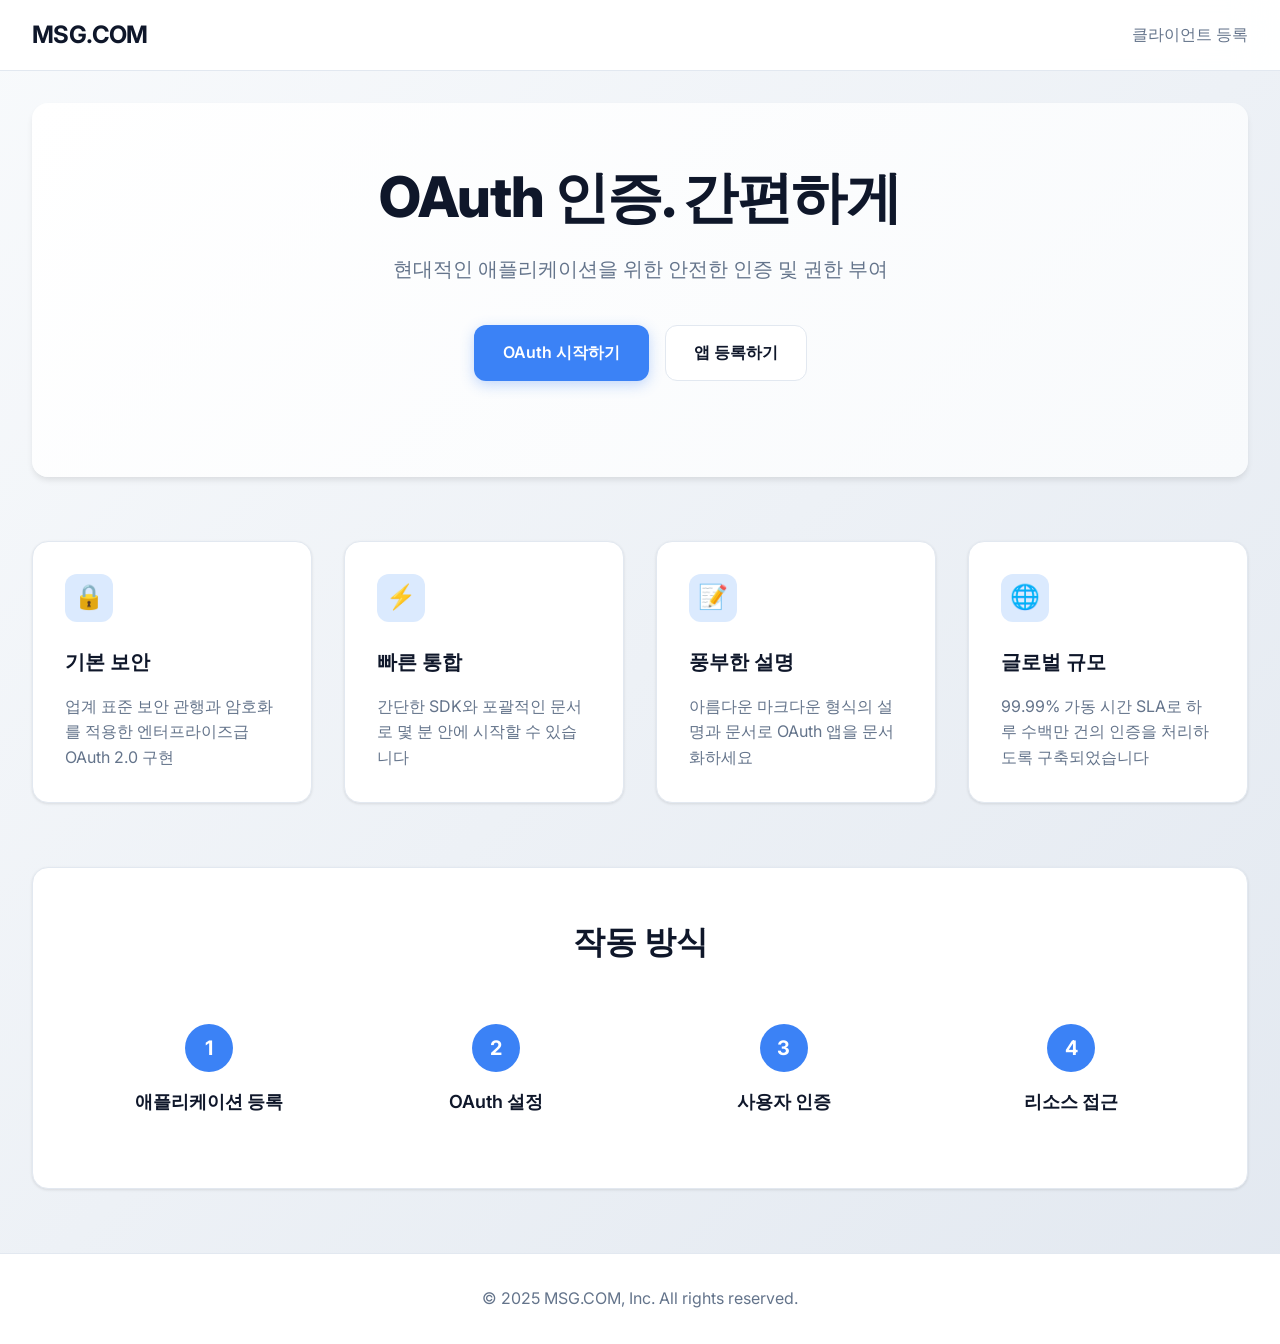
<file: client/templates/index.html>
<!DOCTYPE html>
<html>
<head>
    <title>MSG.COM 개발자 플랫폼 - OAuth 통합</title>
    <meta charset="utf-8" />
    <meta name="viewport" content="width=device-width, initial-scale=1.0" />
    <link rel="preconnect" href="https://fonts.googleapis.com" />
    <link rel="preconnect" href="https://fonts.gstatic.com" crossorigin />
    <link href="https://fonts.googleapis.com/css2?family=Inter:wght@400;500;600;700&family=Fira+Code:wght@400;500&display=swap" rel="stylesheet" />
    <style>
        :root {
            --bg-primary: #ffffff;
            --bg-secondary: #f8fafc;
            --border-color: #e2e8f0;
            --text-primary: #0f172a;
            --text-secondary: #64748b;
            --accent-primary: #3b82f6;
            --accent-hover: #2563eb;
            --accent-light: #dbeafe;
            --success: #10b981;
            --warning: #f59e0b;
            --error: #ef4444;
        }

        * {
            margin: 0;
            padding: 0;
            box-sizing: border-box;
        }

        body {
            font-family: 'Inter', -apple-system, BlinkMacSystemFont, 'Segoe UI', Roboto, sans-serif;
            background: linear-gradient(135deg, #f8fafc 0%, #e2e8f0 100%);
            color: var(--text-secondary);
            line-height: 1.6;
            min-height: 100vh;
        }

        .navbar {
            background: rgba(255, 255, 255, 0.95);
            backdrop-filter: blur(20px);
            border-bottom: 1px solid var(--border-color);
            position: sticky;
            top: 0;
            z-index: 100;
            padding: 1rem 0;
        }

        .navbar-content {
            max-width: 1280px;
            margin: 0 auto;
            padding: 0 2rem;
            display: flex;
            justify-content: space-between;
            align-items: center;
        }

        .logo {
            font-size: 1.5rem;
            font-weight: 700;
            color: var(--text-primary);
            text-decoration: none;
            letter-spacing: -0.025em;
        }

        .nav-links {
            display: flex;
            gap: 2rem;
            align-items: center;
        }

        .nav-links a {
            color: var(--text-secondary);
            text-decoration: none;
            font-weight: 500;
            transition: color 0.2s ease;
        }

        .nav-links a:hover {
            color: var(--accent-primary);
        }

        .container {
            max-width: 1280px;
            margin: 0 auto;
            padding: 0 2rem;
        }

        .hero {
            text-align: center;
            padding: 4rem 0 6rem;
            background: linear-gradient(135deg, #ffffff 0%, #f8fafc 100%);
            border-radius: 1rem;
            margin: 2rem 0;
            box-shadow: 0 4px 6px -1px rgba(0, 0, 0, 0.1);
        }

        .hero h1 {
            font-size: 3.5rem;
            font-weight: 800;
            color: var(--text-primary);
            margin-bottom: 1.5rem;
            letter-spacing: -0.025em;
            line-height: 1.1;
        }

        .hero p {
            font-size: 1.25rem;
            color: var(--text-secondary);
            margin-bottom: 2.5rem;
            max-width: 600px;
            margin-left: auto;
            margin-right: auto;
        }

        .hero-buttons {
            display: flex;
            gap: 1rem;
            justify-content: center;
            flex-wrap: wrap;
        }

        .btn {
            display: inline-flex;
            align-items: center;
            padding: 0.875rem 1.75rem;
            border-radius: 0.75rem;
            text-decoration: none;
            font-weight: 600;
            font-size: 1rem;
            transition: all 0.2s ease;
            border: 1px solid transparent;
            cursor: pointer;
        }

        .btn-primary {
            background: var(--accent-primary);
            color: white;
            box-shadow: 0 4px 14px 0 rgba(59, 130, 246, 0.3);
        }

        .btn-primary:hover {
            background: var(--accent-hover);
            transform: translateY(-1px);
            box-shadow: 0 6px 20px 0 rgba(59, 130, 246, 0.4);
        }

        .btn-secondary {
            background: white;
            color: var(--text-primary);
            border-color: var(--border-color);
        }

        .btn-secondary:hover {
            background: var(--bg-secondary);
            border-color: var(--accent-primary);
            color: var(--accent-primary);
        }

        .features {
            display: grid;
            grid-template-columns: repeat(auto-fit, minmax(280px, 1fr));
            gap: 2rem;
            margin: 4rem 0;
        }

        .feature-card {
            background: white;
            padding: 2rem;
            border-radius: 1rem;
            border: 1px solid var(--border-color);
            transition: all 0.2s ease;
            box-shadow: 0 1px 3px rgba(0, 0, 0, 0.1);
        }

        .feature-card:hover {
            transform: translateY(-2px);
            box-shadow: 0 8px 25px rgba(0, 0, 0, 0.1);
        }

        .feature-icon {
            width: 3rem;
            height: 3rem;
            background: var(--accent-light);
            border-radius: 0.75rem;
            display: flex;
            align-items: center;
            justify-content: center;
            margin-bottom: 1.5rem;
            font-size: 1.5rem;
        }

        .feature-card h3 {
            font-size: 1.25rem;
            font-weight: 600;
            color: var(--text-primary);
            margin-bottom: 1rem;
        }

        .feature-card p {
            color: var(--text-secondary);
            line-height: 1.6;
        }

        .info-section {
            background: white;
            padding: 3rem;
            border-radius: 1rem;
            margin: 3rem 0;
            border: 1px solid var(--border-color);
            box-shadow: 0 1px 3px rgba(0, 0, 0, 0.1);
        }

        .info-section h2 {
            font-size: 2rem;
            font-weight: 700;
            color: var(--text-primary);
            margin-bottom: 2rem;
            text-align: center;
        }

        .integration-steps {
            display: grid;
            grid-template-columns: repeat(auto-fit, minmax(200px, 1fr));
            gap: 2rem;
            margin-top: 2rem;
        }

        .step {
            text-align: center;
            padding: 1.5rem;
        }

        .step-number {
            width: 3rem;
            height: 3rem;
            background: var(--accent-primary);
            color: white;
            border-radius: 50%;
            display: flex;
            align-items: center;
            justify-content: center;
            font-weight: 700;
            font-size: 1.25rem;
            margin: 0 auto 1rem;
        }

        .step h4 {
            font-size: 1.125rem;
            font-weight: 600;
            color: var(--text-primary);
        }

        .footer {
            background: white;
            border-top: 1px solid var(--border-color);
            padding: 2rem 0;
            margin-top: 4rem;
            text-align: center;
        }

        @media (max-width: 768px) {
            .hero h1 {
                font-size: 2.5rem;
            }

            .hero-buttons {
                flex-direction: column;
                align-items: center;
            }

            .nav-links {
                gap: 1rem;
            }
        }
    </style>
</head>
<body>
    <div class="navbar">
        <div class="navbar-content">
            <a href="/" class="logo">MSG.COM</a>
            <div class="nav-links">
                <a href="/oauth/register">클라이언트 등록</a>
            </div>
        </div>
    </div>

    <div class="container">
        <div class="hero">
            <h1>OAuth 인증. 간편하게</h1>
            <p>현대적인 애플리케이션을 위한 안전한 인증 및 권한 부여</p>
            <div class="hero-buttons">
                <a href="/auth/start" class="btn btn-primary">OAuth 시작하기</a>
                <a href="/oauth/register" class="btn btn-secondary">앱 등록하기</a>
            </div>
        </div>

        <div class="features">
            <div class="feature-card">
                <div class="feature-icon">🔒</div>
                <h3>기본 보안</h3>
                <p>업계 표준 보안 관행과 암호화를 적용한 엔터프라이즈급 OAuth 2.0 구현</p>
            </div>

            <div class="feature-card">
                <div class="feature-icon">⚡</div>
                <h3>빠른 통합</h3>
                <p>간단한 SDK와 포괄적인 문서로 몇 분 안에 시작할 수 있습니다</p>
            </div>

            <div class="feature-card">
                <div class="feature-icon">📝</div>
                <h3>풍부한 설명</h3>
                <p>아름다운 마크다운 형식의 설명과 문서로 OAuth 앱을 문서화하세요</p>
            </div>

            <div class="feature-card">
                <div class="feature-icon">🌐</div>
                <h3>글로벌 규모</h3>
                <p>99.99% 가동 시간 SLA로 하루 수백만 건의 인증을 처리하도록 구축되었습니다</p>
            </div>
        </div>

        <div class="info-section">
            <h2>작동 방식</h2>
            <div class="integration-steps">
                <div class="step">
                    <div class="step-number">1</div>
                    <h4>애플리케이션 등록</h4>
                </div>
                <div class="step">
                    <div class="step-number">2</div>
                    <h4>OAuth 설정</h4>
                </div>
                <div class="step">
                    <div class="step-number">3</div>
                    <h4>사용자 인증</h4>
                </div>
                <div class="step">
                    <div class="step-number">4</div>
                    <h4>리소스 접근</h4>
                </div>
            </div>
        </div>
    </div>

    <div class="footer">
        <p>&copy; 2025 MSG.COM, Inc. All rights reserved.</p>
    </div>
</body>
</html>
</file>
